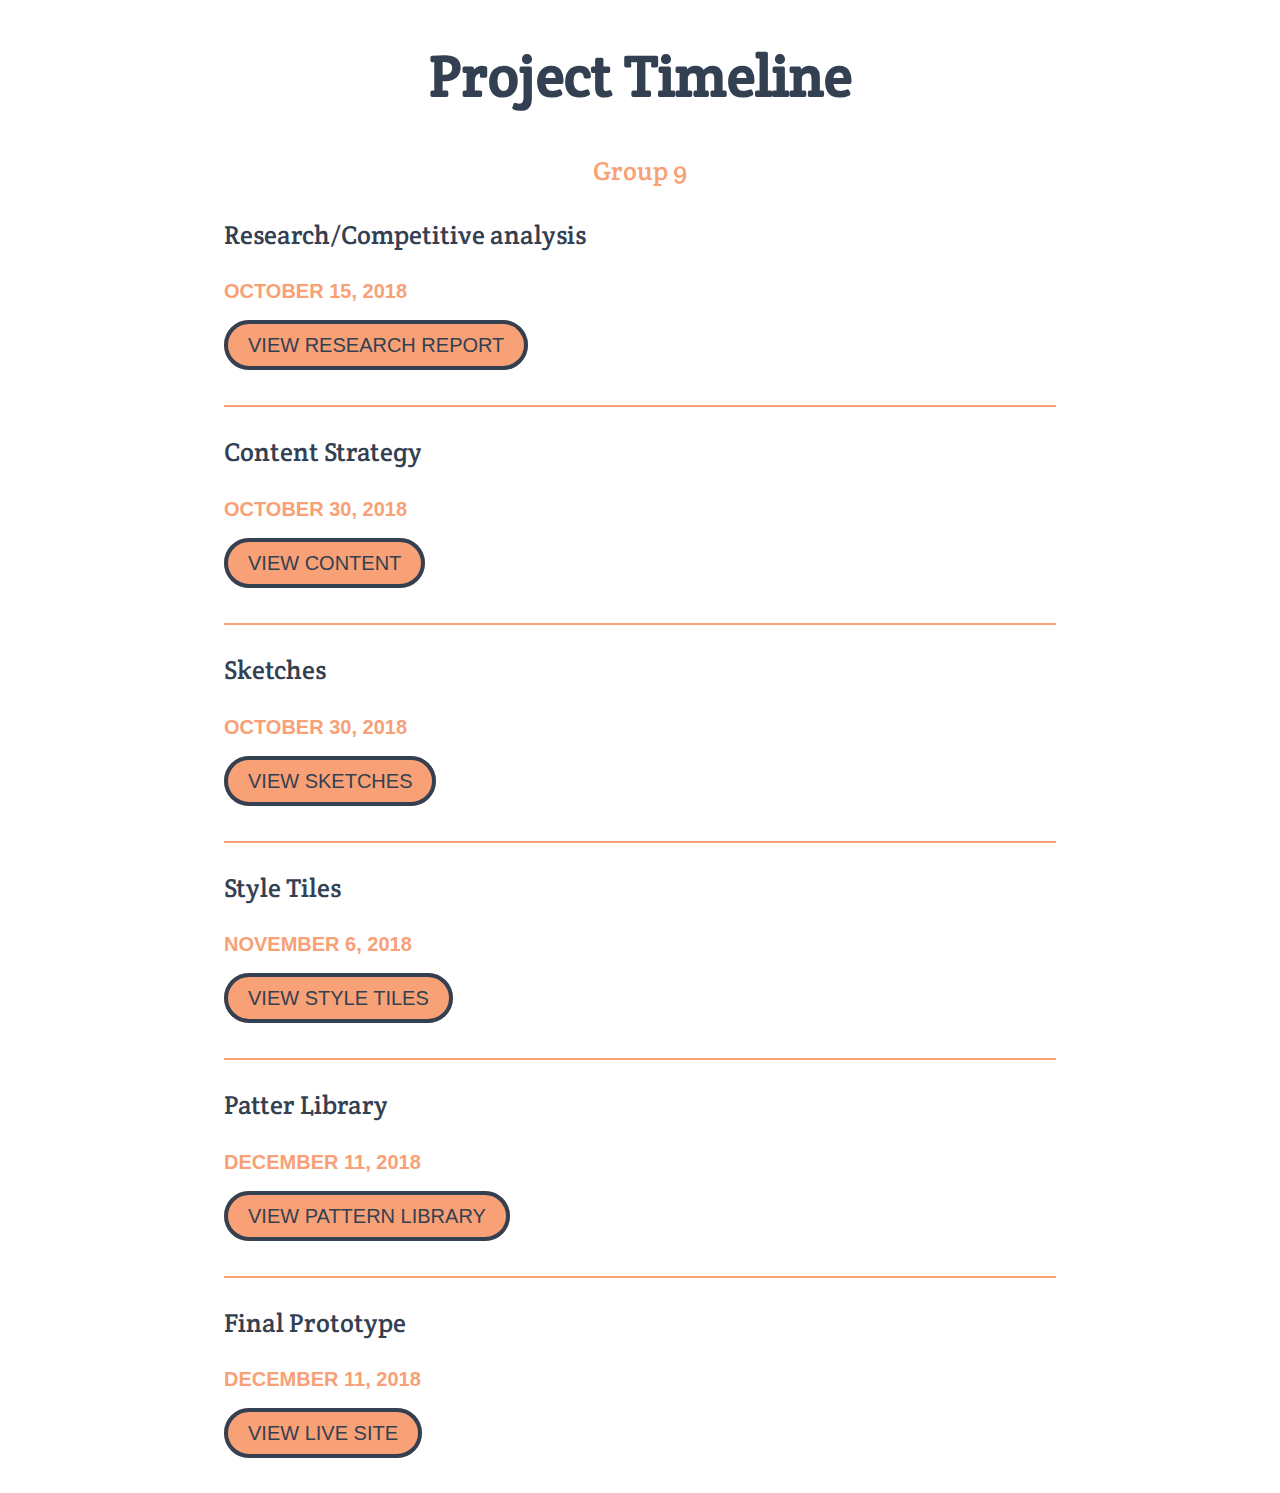
<file: index.html>
<!DOCTYPE html>
<html lang="en-us">
  <head>
    <meta charset="utf-8">
    <meta http-equiv="X-UA-Compatible" content="IE=edge">
    <meta name="viewport" content="width=device-width, initial-scale=1">
    <title>Project Hub</title>
    <meta name="description" content="Page Description Goes Here">
  <link href="https://fonts.googleapis.com/css?family=Crete+Round" rel="stylesheet">

        <link rel="apple-touch-icon" sizes="57x57" href="/apple-icon-57x57.png">
        <link rel="apple-touch-icon" sizes="60x60" href="/apple-icon-60x60.png">
        <link rel="apple-touch-icon" sizes="72x72" href="/apple-icon-72x72.png">
        <link rel="apple-touch-icon" sizes="76x76" href="/apple-icon-76x76.png">
        <link rel="apple-touch-icon" sizes="114x114" href="/apple-icon-114x114.png">
        <link rel="apple-touch-icon" sizes="120x120" href="/apple-icon-120x120.png">
        <link rel="apple-touch-icon" sizes="144x144" href="/apple-icon-144x144.png">
        <link rel="apple-touch-icon" sizes="152x152" href="/apple-icon-152x152.png">
        <link rel="apple-touch-icon" sizes="180x180" href="/apple-icon-180x180.png">
        <link rel="icon" type="image/png" sizes="192x192"  href="/android-icon-192x192.png">
        <link rel="icon" type="image/png" sizes="32x32" href="/favicon-32x32.png">
        <link rel="icon" type="image/png" sizes="96x96" href="/favicon-96x96.png">
        <link rel="icon" type="image/png" sizes="16x16" href="/favicon-16x16.png">
        <link rel="manifest" href="/manifest.json">
        <meta name="msapplication-TileColor" content="#ffffff">
        <meta name="msapplication-TileImage" content="/ms-icon-144x144.png">
        <meta name="theme-color" content="#ffffff">
  </head>
  <body>
    <div class="hub">
    <h1> Project Timeline </h1>
    <h2>Group 9</h2>

    <h3> Research/Competitive analysis </h3>
    <h4>October 15, 2018</h4>
  <div class="button">
    <a href="research.pdf">View Research Report</a>
</div>
<hr>

    <h3>Content Strategy</h3>
    <h4>October 30, 2018</h4>
    <div class="button">
    <a href="https://drive.google.com/open?id=1XTrvTGpzWsywsus86WgM98Lop1qXKkU5">View Content</a>
    </div>

<hr>

    <h3>Sketches</h3>
    <h4>October 30, 2018</h4>
  <div class="button">
    <a href="https://drive.google.com/open?id=1nVV7R9uyk5yM9uQFv699wgkHG2alsEiG">View Sketches</a>
</div>

<hr>

    <h3>Style Tiles</h3>
    <h4>November 6, 2018</h4>
  <div class="button">
    <a href="style/Style.pdf">View Style Tiles</a>
</div>
<hr>


<h3>Patter Library</h3>
<h4>December 11, 2018</h4>
<div class="button">
<a href="prototype/patternlibrary.html">View Pattern Library</a>
</div>

<hr>

    <h3>Final Prototype</h3>
    <h4>December 11, 2018</h4>
    <div class="button">
    <a href="prototype/index.html">View Live Site</a>
  </div>

</div>
    <link href="prototype/style.css" rel="stylesheet" type="text/css" media="screen" /> <!-- Add your stylesheet here, before the closing HTML tag -->

  </body>
</html>
</file>
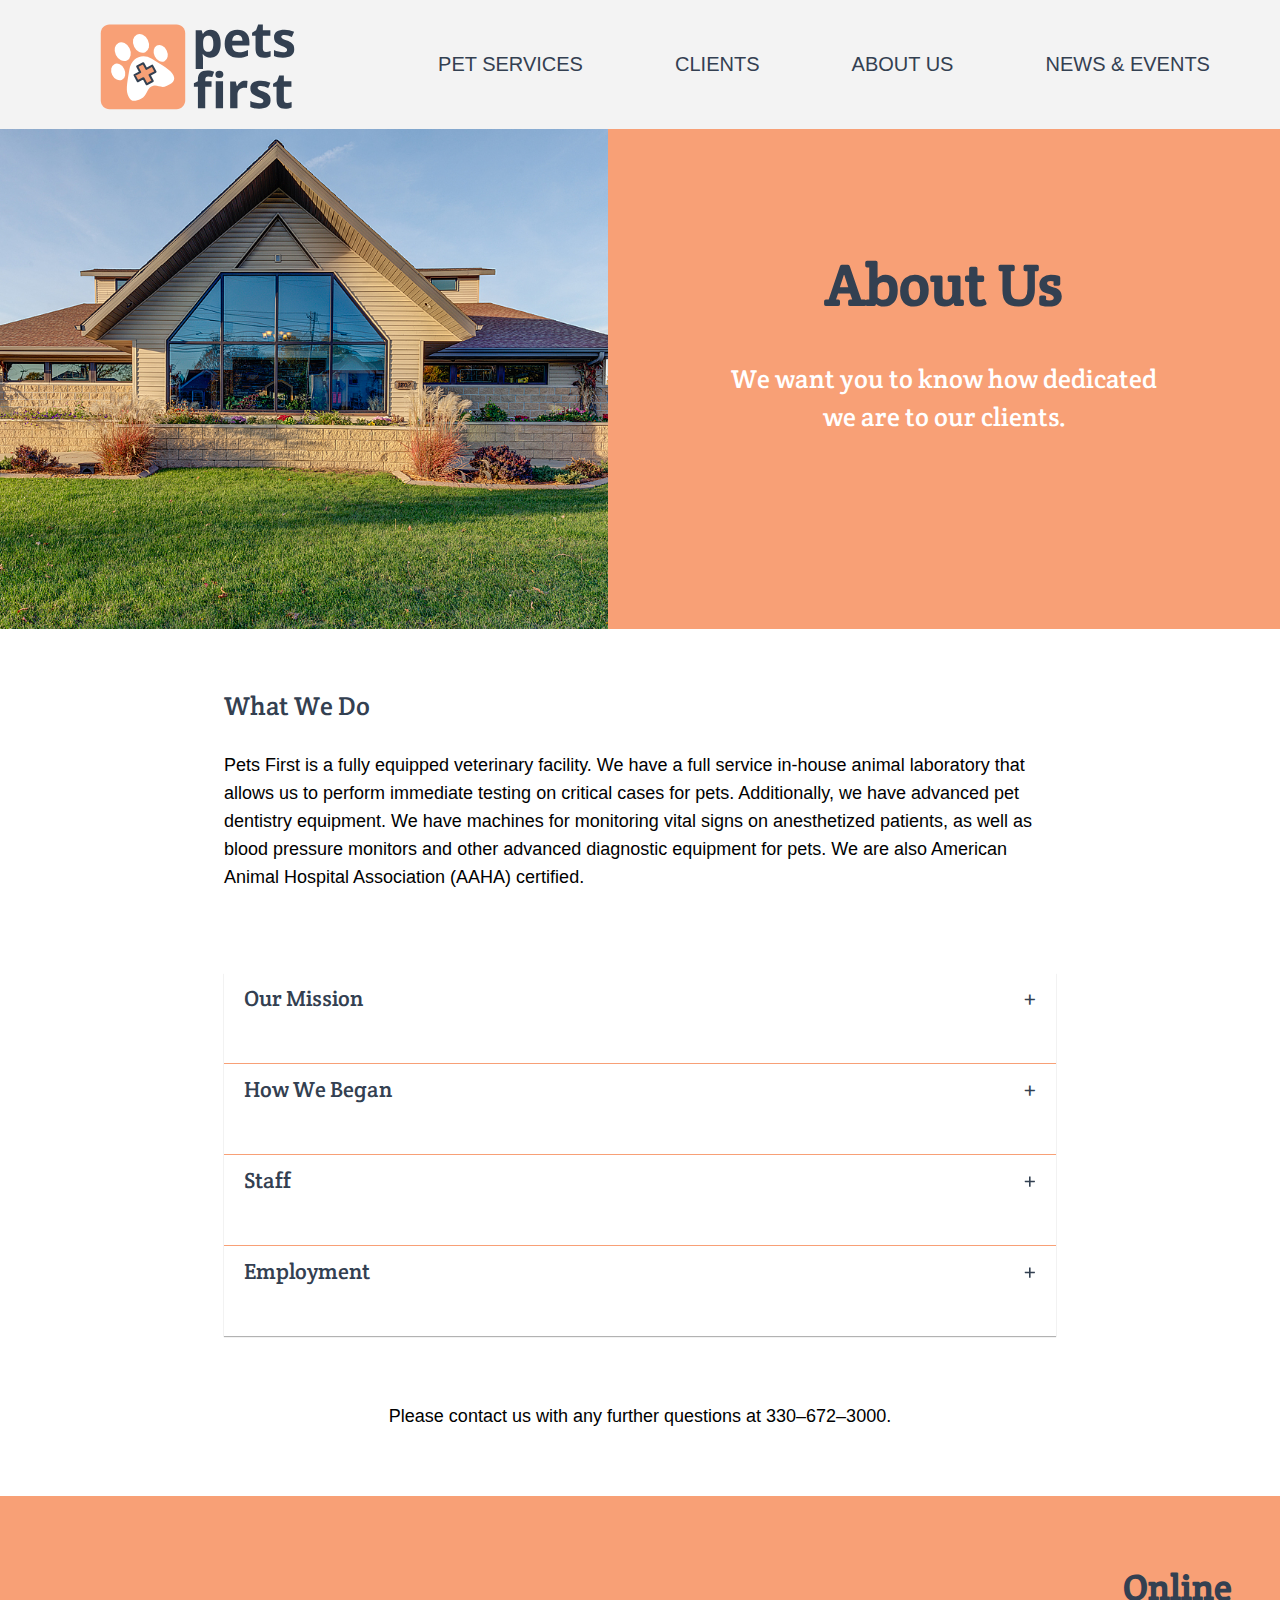
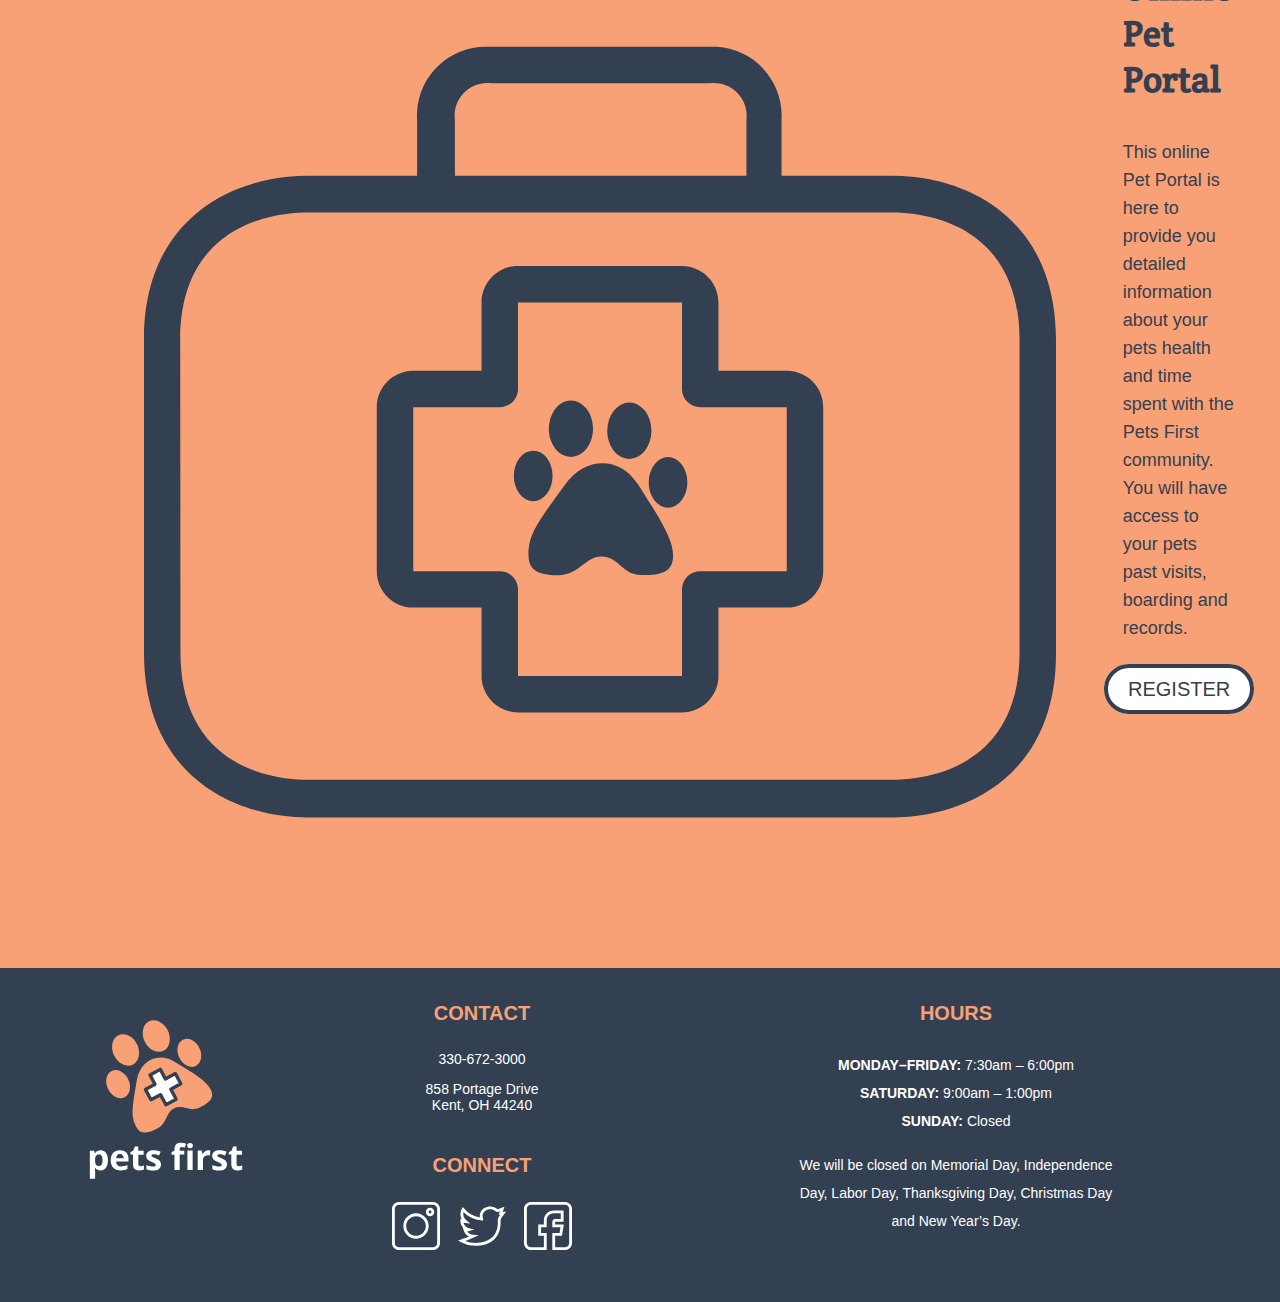
<file: prototype/about.html>
<!DOCTYPE html>
<html lang="en-us">
  <head>
    <meta charset="utf-8">
    <meta http-equiv="X-UA-Compatible" content="IE=edge">
    <meta name="viewport" content="width=device-width, initial-scale=1">
    <title>About Us</title>
    <meta name="description" content="Page Description Goes Here">
  <link href="https://fonts.googleapis.com/css?family=Crete+Round" rel="stylesheet">

        <link rel="apple-touch-icon" sizes="57x57" href="/apple-icon-57x57.png">
        <link rel="apple-touch-icon" sizes="60x60" href="/apple-icon-60x60.png">
        <link rel="apple-touch-icon" sizes="72x72" href="/apple-icon-72x72.png">
        <link rel="apple-touch-icon" sizes="76x76" href="/apple-icon-76x76.png">
        <link rel="apple-touch-icon" sizes="114x114" href="/apple-icon-114x114.png">
        <link rel="apple-touch-icon" sizes="120x120" href="/apple-icon-120x120.png">
        <link rel="apple-touch-icon" sizes="144x144" href="/apple-icon-144x144.png">
        <link rel="apple-touch-icon" sizes="152x152" href="/apple-icon-152x152.png">
        <link rel="apple-touch-icon" sizes="180x180" href="/apple-icon-180x180.png">
        <link rel="icon" type="image/png" sizes="192x192"  href="/android-icon-192x192.png">
        <link rel="icon" type="image/png" sizes="32x32" href="/favicon-32x32.png">
        <link rel="icon" type="image/png" sizes="96x96" href="/favicon-96x96.png">
        <link rel="icon" type="image/png" sizes="16x16" href="/favicon-16x16.png">
        <link rel="manifest" href="/manifest.json">
        <meta name="msapplication-TileColor" content="#ffffff">
        <meta name="msapplication-TileImage" content="/ms-icon-144x144.png">
        <meta name="theme-color" content="#ffffff">
  </head>
  <body>
       <!-- The page content goes here -->

       <header>
         <nav>
           <ul>
             <li> <a href="index.html"><img src="images/pets-first-colornew-02.svg" alt="Pets First"/></a></li>
             <li> <a href="services.html">Pet Services</a> </li>
             <li> <a href="clients.html">Clients</a> </li>
             <li> <a href="about.html">About Us</a> </li>
             <li> <a href=" ">News & Events</a> </li>
             </ul>
         </nav>
       </header>

<main>
<div class="hero">
  <div class="heroimg3"><img src="images/outside.jpg" alt="Pets First" /></div>
<div class="herotext">
  <h1>About Us</h1>
  <h2>We want you to know how dedicated we are to our clients.</h2>
</div>
</div>

  <div class="aboutintro"><h3>What We Do</h3>
  <p>Pets First is a fully equipped veterinary facility. We have a full service in-house animal laboratory that allows us to perform immediate testing on critical cases for pets. Additionally, we have advanced pet dentistry equipment. We have machines for monitoring vital signs on anesthetized patients, as well as blood pressure monitors and other advanced diagnostic equipment for pets.  We are also American Animal Hospital Association (AAHA) certified.</p>

</div>
<div class="togglebox">

  <input id="toggle1" type="checkbox" name="toggle" />
  <label for="toggle1">Our Mission</label>

  <section id="content1">

      <p>At Pets First, our goal is to make pet owners and their pets as comfortable as possible during your veterinarian visit.  Pets First strives to provide pets with decreased wait time, and always make client service a priority.   Additionally, all of the Veterinarians at Pets First enjoy rewarding our patients with as much T.L.C. as possible. We are very flexible and will do anything we can to make the visit less stressful for your loved pets – dogs, cats and more.   We choose our veterinary team members very carefully and specifically look for individuals that can help us achieve these goals.</p>
      <p>Here at Ohio Drive Animal Hospital, we always welcome new clients and patients to our full service veterinary practice in Plano, TX.</p>
  </section>


    <input id="toggle2" type="checkbox" name="toggle" />
    <label for="toggle2">How We Began</label>

    <section id="content2">

      <div class="employee1"><img src="images/headshot2.jpg" alt="Dr. Brian V. Benjamin">

      <p>Veterinarian, Dr. Brian V. Benjamin, opened Pets First in June of 2003.  Dr. Benjamin has been a veterinarian in Akron since his graduation from the Cleveland State University of Veterinary Medicine in May of 1992.  Pets First is a full service veterinarian practice for small animals that focuses upon preventive medicine, internal medicine and surgery for pets.   Dr. Benjamin has many areas of special interest, including pain relief for pets, emergency/critical care veterinary services, pet dentistry, pet geriatric care, endocrinopathies, the treatment of chronic ear infections for pets and more.  Dr. Benjamin also has a strong relationship with the local veterinarians with specialty practices and utilizes veterinary specialists regularly for input on complex cases.</p>

      <p>Dr. Benjamin and Pets First work very closely with multiple pet rescue organizations in an attempt to help less fortunate abandoned pets that may be in need of veterinarian medical care or assistance in being prepared for pet adoption or pet foster care.</p>

      </div>

    </section>

    <input id="toggle3" type="checkbox" name="toggle" />
      <label for="toggle3">Staff</label>
    <section id="content3">
    <h4>Doctors (in addition to Dr Benjamin)</h4>

    <div class="employee">
    <img src="images/headshot3.jpg" alt="Dr. Brian Lokai">
    <p><b>Dr. Brian Lokai</b> has been affiliated with Pets First since 2011, first as a client, and then by joining the kennel staff at age sixteen. After all these years he still enjoys working here with the animals.  Dr. Lokai graduated from the University of Dayton in 1989 and then graduated from the Ohio State University College of Veterinary Medicine in 1993.  Dr. Lokai enjoys hiking, reading, outdoor activities and spending time with his family.
    </p></div>

  <div class="employee">
<img src="images/headshot1.jpg" alt="Dr. Savannah Hoying">
  <p><b>Dr. Savannah Hoying</b> was raised in Lebanon, Ohio. She graduated from The Ohio State University College of Veterinary Medicine in 2010. Following graduation, she worked as an emergency vet in Cincinnati and a volunteer at SICSA in Akron. Her history with Pets First began as a shadow with Dr. Stull in 2005 and continued with Dr. Lokai until she started working at Pets First in 2012. She has a strong interest in internal medicine and ultrasonography, as well as emergency medicine and surgery. She and her husband, Mark, have two sons, Noah and Jude. They enjoy being outdoors, playing sports and spending time with family and friends.<p></div>

        </section>

  <input id="toggle4" type="checkbox" name="toggle" />
        <label for="toggle4">Employment</label>

        <section id="content4">
        <h4>IMMEDIATE OPENING – REGISTERED VETERINARY TECHNICIAN</h4>
          <p>Pets First is a 3-clinic, 7-doctor practice looking for a full-time Registered Technician. Our ideal candidate will be enthusiastic, hardworking, dependable, eager and able to travel to all three clinics.  He or she must be team focused and must possess the following qualities and skills:</p>
<ul>
  <li>Great communication skills</li>
  <li>Leadership qualities</li>
  <li>Initiative</li>
  <li>Flexibility</li>
  <li>Positive attitude</li>
  <li>Ability to multi-task efficiently</li>
  <li>Be adaptable to change </li>
  <li>Ability work w/ minimal supervision</li>
  <li>Willingness to work through sensitive and stressful situations</li>
  <li>Previous computer experience required</li>
  </ul>
<p>If you are a Veterinary Technician wanting to utilize your knowledge and skills, please forward your resume’ with cover letter to info@petsfirst.com.
</p>
        </section>


</div>
<div class="servicessub">
<p>Please contact us with any further questions at 330–672–3000.</p></div>

<div class="petportal">
<img src="images/first-aid-kit.svg" alt="Online Pet Portal"/>
<div>
    <h5>Online Pet Portal</h5>
    <p>This online Pet Portal is here to provide you detailed information about your pets health and time spent with the Pets First community. You will have access to your pets past visits, boarding and records.</p>
    <div class="button1">
      <a href="#">Register</a>
    </div>
  </div>

  </main>

  <footer>
  <div class="blockedlogo">
    <h4><a href="index.html"><img src="images/pets-first-colornew-04.svg" alt="Pets First"/></a></h4>
  </div>

  <div class="contact">
    <div class="contact2">
    <h4>Contact</h4>
    <ul>
      <li>330-672-3000</li>
      <li>858 Portage Drive<br> Kent, OH 44240</li>
    </ul></div>
    <div class="connect">
    <h4>Connect</h4>
    <ul>
      <li><img src="images/instagram.svg" alt="Instagram"/></li>
      <li><img src="images/twitter.svg" alt="Twitter"/></li>
      <li><img src="images/facebook.svg" alt="Facebook"/></li>
  </div></div>

  <div class="hours">
    <h4>Hours</h4>
    <div class="time">
      <p><b>MONDAY–FRIDAY:</b> 7:30am – 6:00pm</p>
      <p><b>SATURDAY:</b> 9:00am – 1:00pm</p>
      <p><b>SUNDAY:</b> Closed</p></div>

  <p>We will be closed on Memorial Day, Independence Day, Labor Day, Thanksgiving Day, Christmas Day and New Year’s Day.<p>
  </div>


    </footer>

        <link href="style.css" rel="stylesheet" type="text/css" media="screen" /> <!-- Add your stylesheet here, before the closing HTML tag -->
    </body>
  </html>
</file>
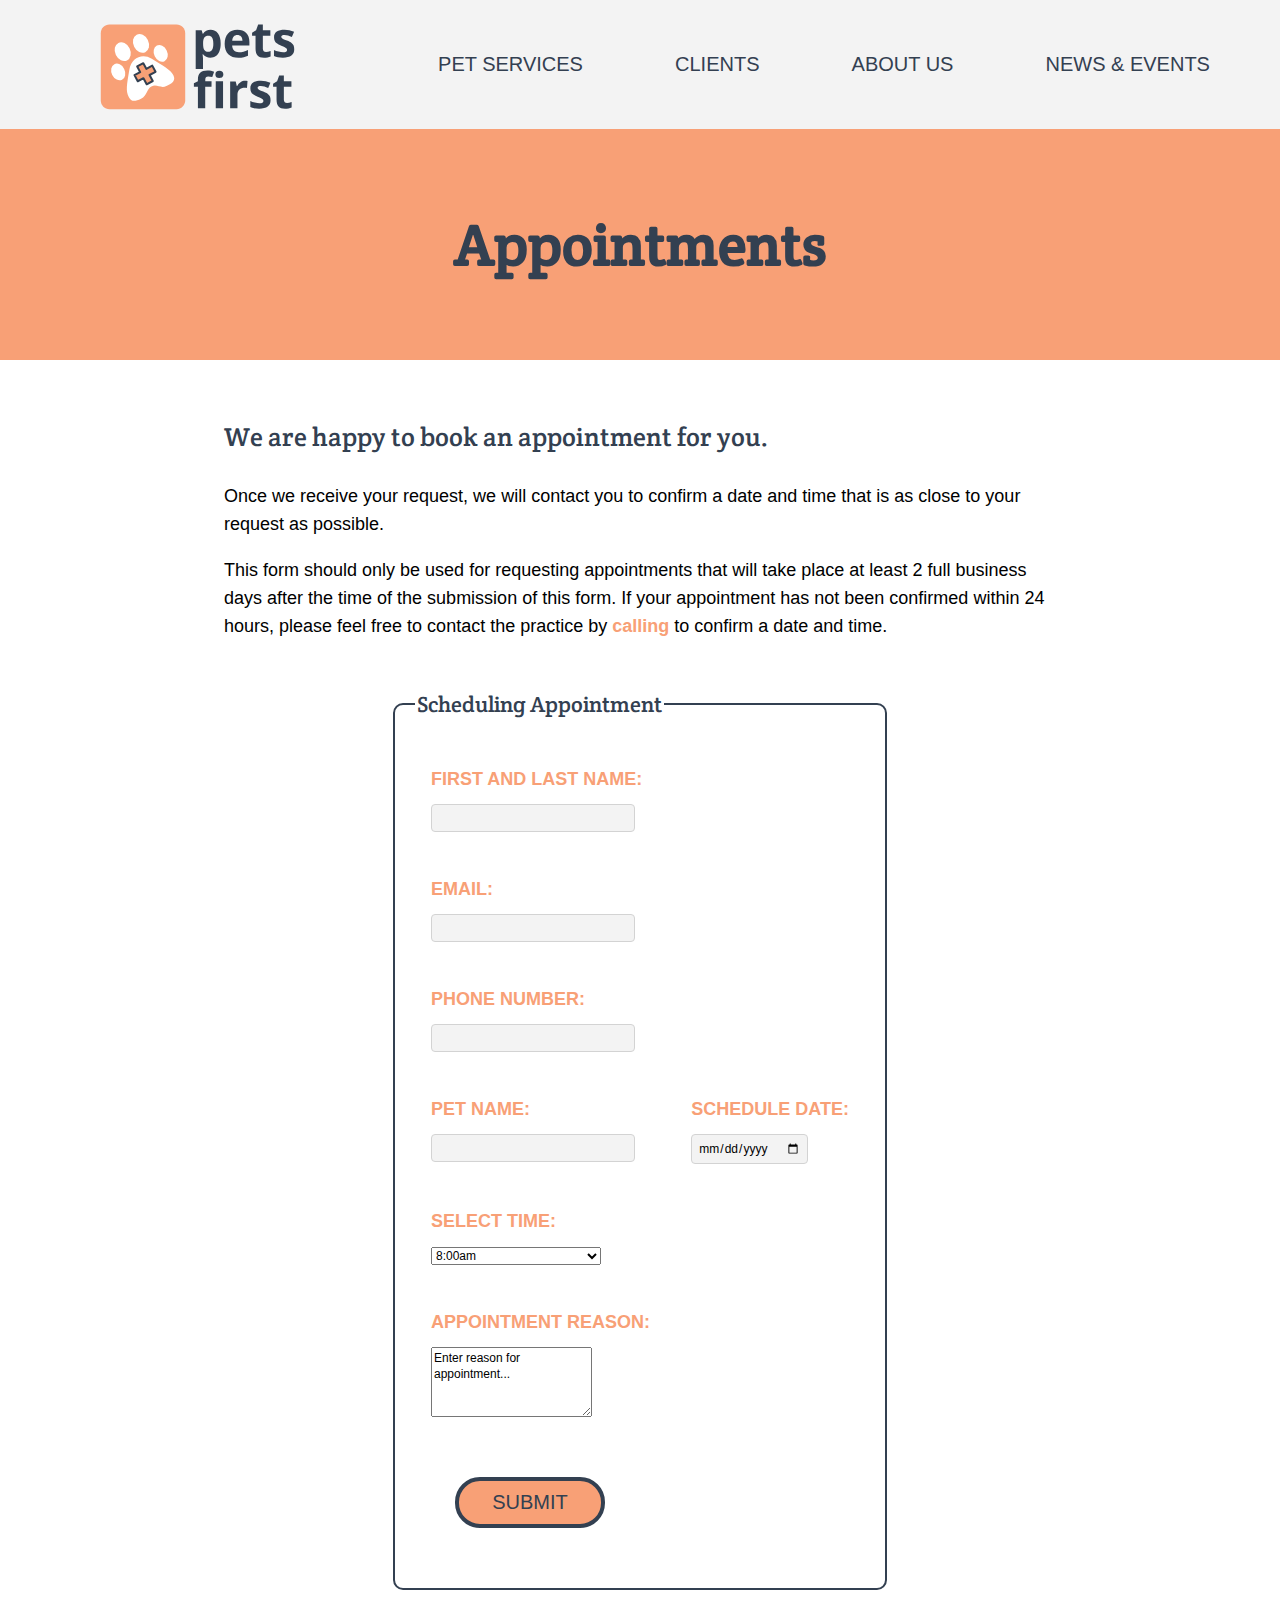
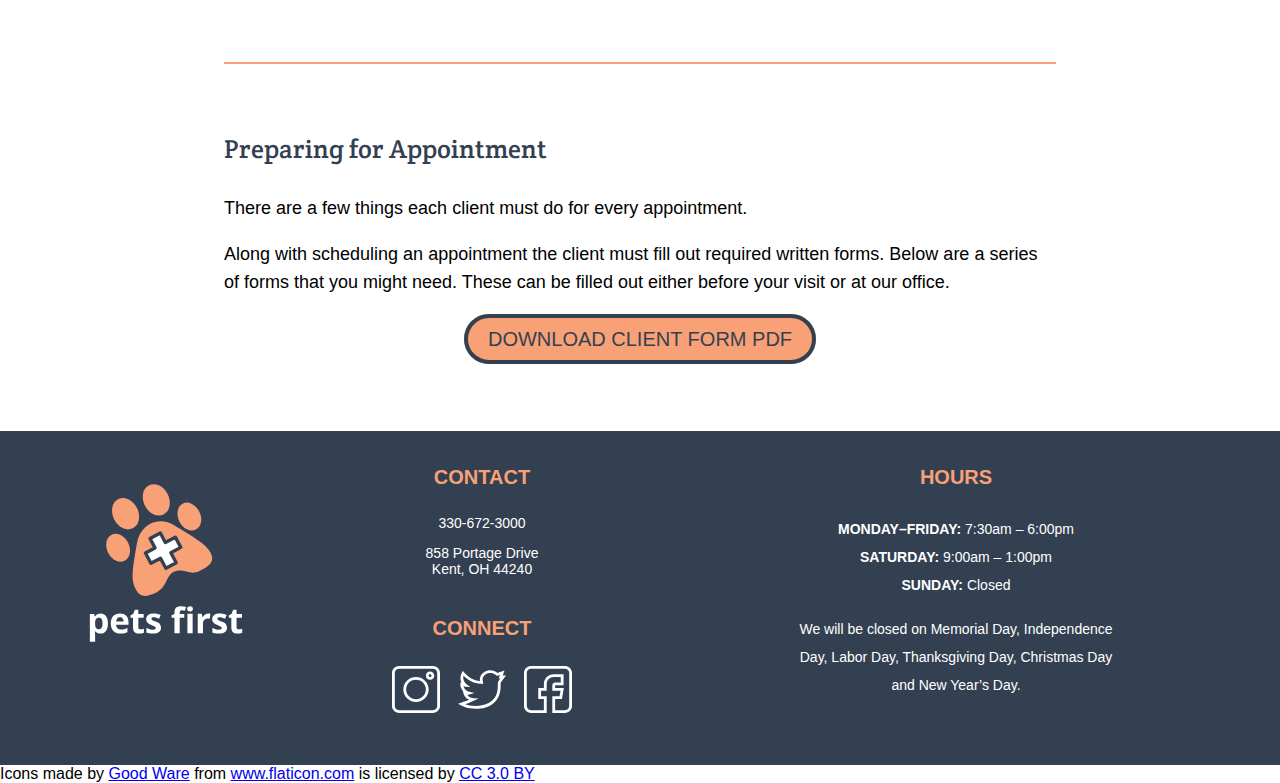
<file: prototype/makeanappointment.html>
<!DOCTYPE html>
<html lang="en-us">
  <head>
    <meta charset="utf-8">
    <meta http-equiv="X-UA-Compatible" content="IE=edge">
    <meta name="viewport" content="width=device-width, initial-scale=1">
    <title>Appointments</title>
    <meta name="description" content="Page Description Goes Here">
  <link href="https://fonts.googleapis.com/css?family=Crete+Round" rel="stylesheet">

        <link rel="apple-touch-icon" sizes="57x57" href="/apple-icon-57x57.png">
        <link rel="apple-touch-icon" sizes="60x60" href="/apple-icon-60x60.png">
        <link rel="apple-touch-icon" sizes="72x72" href="/apple-icon-72x72.png">
        <link rel="apple-touch-icon" sizes="76x76" href="/apple-icon-76x76.png">
        <link rel="apple-touch-icon" sizes="114x114" href="/apple-icon-114x114.png">
        <link rel="apple-touch-icon" sizes="120x120" href="/apple-icon-120x120.png">
        <link rel="apple-touch-icon" sizes="144x144" href="/apple-icon-144x144.png">
        <link rel="apple-touch-icon" sizes="152x152" href="/apple-icon-152x152.png">
        <link rel="apple-touch-icon" sizes="180x180" href="/apple-icon-180x180.png">
        <link rel="icon" type="image/png" sizes="192x192"  href="/android-icon-192x192.png">
        <link rel="icon" type="image/png" sizes="32x32" href="/favicon-32x32.png">
        <link rel="icon" type="image/png" sizes="96x96" href="/favicon-96x96.png">
        <link rel="icon" type="image/png" sizes="16x16" href="/favicon-16x16.png">
        <link rel="manifest" href="/manifest.json">
        <meta name="msapplication-TileColor" content="#ffffff">
        <meta name="msapplication-TileImage" content="/ms-icon-144x144.png">
        <meta name="theme-color" content="#ffffff">
    </head>
  <body>
       <!-- The page content goes here -->

       <header>

         <a href="#menu" class="menu-link">
    <div class="menu-link__hamburger">
        <span></span>
        <span></span>
        <span></span>
    </div>
    <div class="menu-link__label"> </div>
</a>

<nav id="menu" role="navigation">

           <ul>
             <li> <a href="index.html"><img src="images/pets-first-colornew-02.svg" alt="Pets First"/></a></li>
             <li> <a href="services.html">Pet Services</a> </li>
             <li> <a href="clients.html">Clients</a> </li>
             <li> <a href="about.html">About Us</a> </li>
             <li> <a href=" ">News & Events</a> </li>
             </ul>
         </nav>
       </header>

<main>


  <div class="herotext2">
    <h1>Appointments</h1>
    <h2></h2>
  </div>


<div class="appointment">

  <form action="#">
    <h3>We are happy to book an appointment for you.</h3>
      <p>Once we receive your request, we will contact you to confirm a date and time that is as close to your request as possible.</p>
      <p>This form should only be used for requesting appointments that will take place at least 2 full business days after the time of the submission of this form. If your appointment has not been confirmed within 24 hours, please feel free to contact the practice by <a href="tel:330-672-3000">calling</a> to confirm a date and time.</p>

  <div class="form">
    <fieldset>
      <legend>Scheduling Appointment</legend>
<div class="flex">
        <div class="answer">
          <label for="name" class="title">FIRST AND LAST NAME:</label>
          <input type="text" name="username" size="25" maxlength="40"/>
        </div>

        <div class="answer">
          <label for="email" class="title">EMAIL:</label>
          <input type="email" name="email" size="25" maxlength="40"/>
        </div>

        <div class="answer">
          <label for="number" class="title">PHONE NUMBER:</label>
          <input type="text" name="phonenumber" size="25" maxlength="40"/>
        </div>

        <div class="answer">
          <label for="petname" class="title">PET NAME:</label>
          <input type="text" name="petname" size="25" maxlength="40"/>
        </div>



        <div class="answer">
      <div class="scheduledate">
        <label for="date" class="title">SCHEDULE DATE:</label>
        <input type="date" name="date" />
        </div></div>


        <div class="answer">
        <label for="time" class="title">SELECT TIME:</label>
        <select name="devices">
          <option value="8:00am">8:00am</option>
          <option value="9:00am">9:00am</option>
          <option value="10:00am">10:00am</option>
          <option value="12:00pm">12:00pm</option>
          <option value="1:00pm">1:00pm</option>
          <option value="2:00pm">2:00pm</option>
          <option value="3:00pm">3:00pm</option>
          <option value="4:00pm">4:00pm</option>
          <option value="5:00pm">5:00pm</option>
        </select>
</div>
  <div class="answer">
            <label for="reason" class="title">APPOINTMENT REASON:</label>
            <textarea name="reason" cols="20" rows="4">Enter reason for appointment...</textarea>
  </div>

      <input type="submit" value="Submit" />
    </fieldset>

</div>
  </form>

</div>

<hr>

<div class="preparing">
  <h3>Preparing for Appointment</h3>
    <p>There are a few things each client must do for every appointment.</p>
    <p>Along with scheduling an appointment the client must fill out required written forms. Below are a series of forms that you might need. These can be filled out either before your visit or at our office.</p>
    <div class="button">
      <a href="#">Download Client Form PDF</a>
    </div>

</div>

  </main>

<footer>
<div class="blockedlogo">
  <h4><a href="index.html"><img src="images/pets-first-colornew-04.svg" alt="Pets First"/></a></h4>
</div>

<div class="contact">
  <div class="contact2">
  <h4>Contact</h4>
  <ul>
    <li>330-672-3000</li>
    <li>858 Portage Drive<br> Kent, OH 44240</li>
  </ul></div>
  <div class="connect">
  <h4>Connect</h4>
  <ul>
    <li><a href="#"><img src="images/instagram.svg" alt="Instagram"/></a></li>
    <li><img src="images/twitter.svg" alt="Twitter"/></li>
    <li><img src="images/facebook.svg" alt="Facebook"/></li>
</div></div>

<div class="hours">
  <h4>Hours</h4>
  <div class="time">
    <p><b>MONDAY–FRIDAY:</b> 7:30am – 6:00pm</p>
    <p><b>SATURDAY:</b> 9:00am – 1:00pm</p>
    <p><b>SUNDAY:</b> Closed</p></div>

<p>We will be closed on Memorial Day, Independence Day, Labor Day, Thanksgiving Day, Christmas Day and New Year’s Day.<p>
</div>


  </footer>
  <div>Icons made by <a href="https://www.flaticon.com/authors/good-ware" title="Good Ware">Good Ware</a> from <a href="https://www.flaticon.com/" 		    title="Flaticon">www.flaticon.com</a> is licensed by <a href="http://creativecommons.org/licenses/by/3.0/" 		    title="Creative Commons BY 3.0" target="_blank">CC 3.0 BY</a></div>

      <link href="style.css" rel="stylesheet" type="text/css" media="screen" /> <!-- Add your stylesheet here, before the closing HTML tag -->
  </body>
</html>
</file>
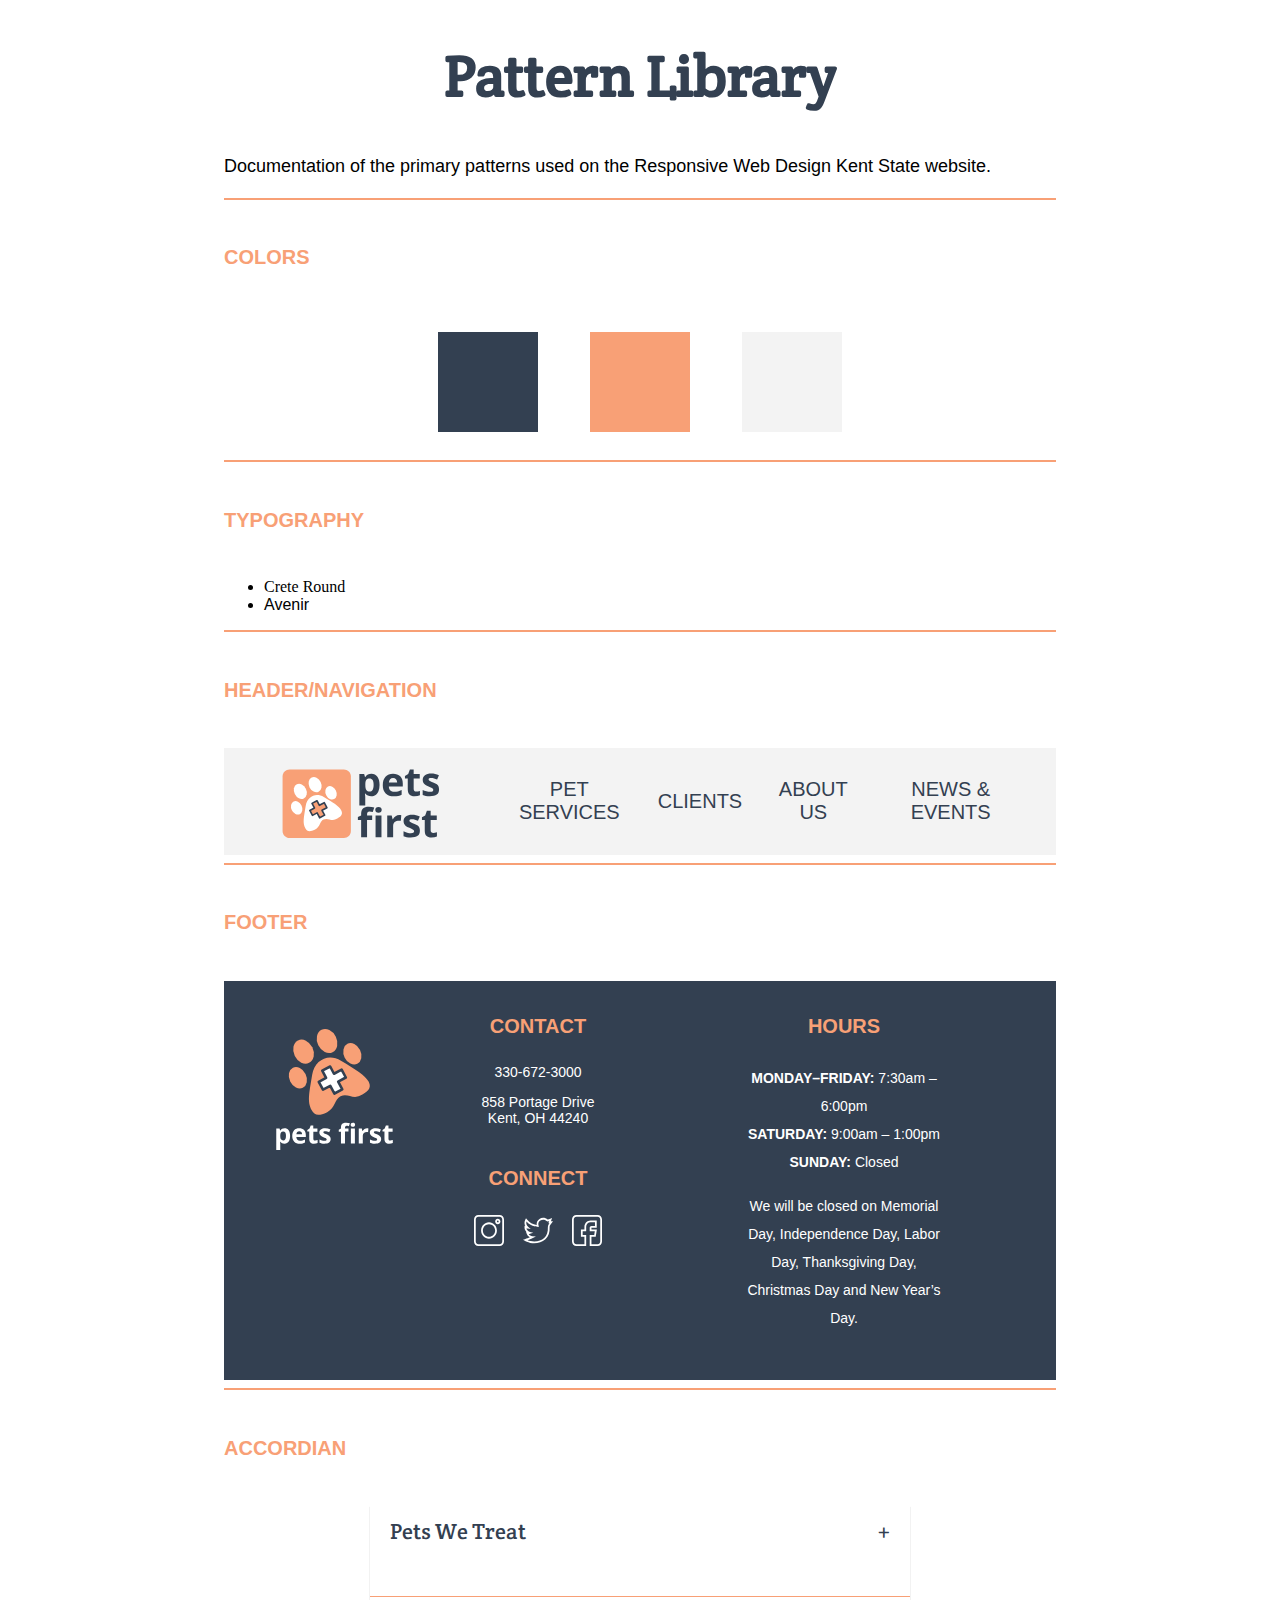
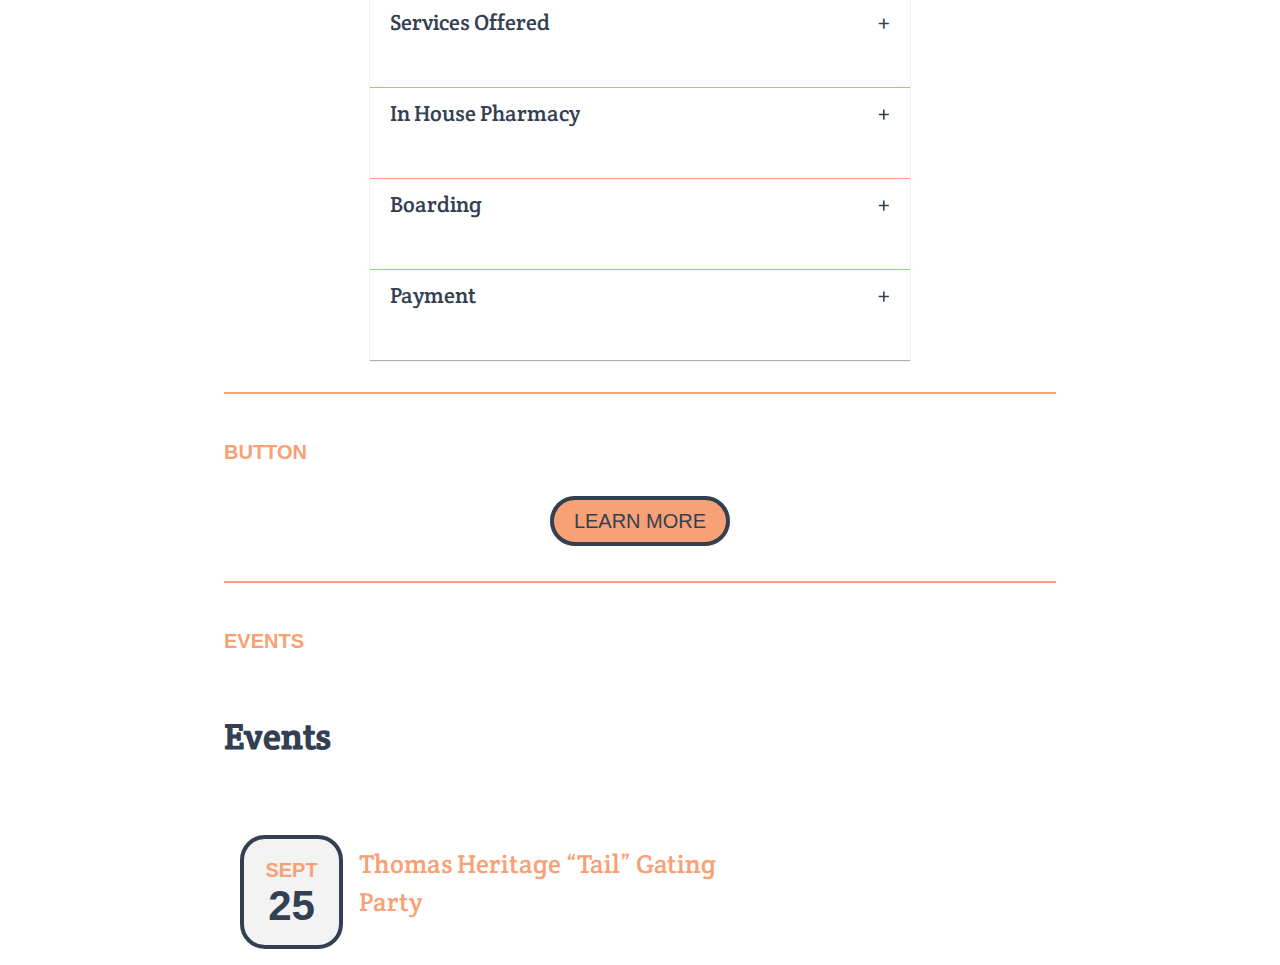
<file: prototype/patternlibrary.html>
<!DOCTYPE html>
<html lang="en-us">
  <head>
    <meta charset="utf-8">
    <meta http-equiv="X-UA-Compatible" content="IE=edge">
    <meta name="viewport" content="width=device-width, initial-scale=1">
    <title>Pattern Library</title>
    <meta name="description" content="Page Description Goes Here">
  <link href="https://fonts.googleapis.com/css?family=Crete+Round" rel="stylesheet">
      <link rel="apple-touch-icon" sizes="180x180" href="apple-touch-icon.png">
      <link rel="icon" type="image/png" sizes="32x32" href="favicon-32x32.png">
      <link rel="icon" type="image/png" sizes="16x16" href="favicon-16x16.png">
      <link rel="manifest" href="site.webmanifest">
      <link rel="mask-icon" href="/safari-pinned-tab.svg" color="#334051">
      <meta name="msapplication-TileColor" content="#2b5797">
      <meta name="theme-color" content="#ffffff">
  </head>
  <body>
<div class="patternpage">
<h1>Pattern Library</h1>
<p>Documentation of the primary patterns used on the Responsive Web Design Kent State website.</p>

<hr>

<h6>Colors</h6>
<div class="swatches">
<div class="swatch-blue"></div>
<div class="swatch swatch-orange"></div>
<div class="swatch swatch-lightgrey"></div>
</div>

<hr>

<h6>Typography</h6>
<ul>
  <li style="font-family: crete-round;">Crete Round</li>
  <li>Avenir</li>
</ul>

<hr>

<h6>Header/Navigation</h6>
<header>
  <nav>
    <ul>
      <li> <a href="index.html"><img src="images/pets-first-colornew-02.svg" alt="Pets First"/></a></li>
      <li> <a href="services.html">Pet Services</a> </li>
      <li> <a href="clients.html">Clients</a> </li>
      <li> <a href="about.html">About Us</a> </li>
      <li> <a href=" ">News & Events</a> </li>
      </ul>
  </nav>
</header>

<hr>

<h6>Footer</h6>
<footer>
<div class="blockedlogo">
  <h4><a href="index.html"><img src="images/pets-first-colornew-04.svg" alt="Pets First"/></a></h4>
</div>

<div class="contact">
  <div class="contact2">
  <h4>Contact</h4>
  <ul>
    <li>330-672-3000</li>
    <li>858 Portage Drive<br> Kent, OH 44240</li>
  </ul></div>
  <div class="connect">
  <h4>Connect</h4>
  <ul>
    <li><a href="#"><img src="images/instagram.svg" alt="Instagram"/></a></li>
    <li><img src="images/twitter.svg" alt="Twitter"/></li>
    <li><img src="images/facebook.svg" alt="Facebook"/></li>
</div></div>

<div class="hours">
  <h4>Hours</h4>
  <div class="time">
    <p><b>MONDAY–FRIDAY:</b> 7:30am – 6:00pm</p>
    <p><b>SATURDAY:</b> 9:00am – 1:00pm</p>
    <p><b>SUNDAY:</b> Closed</p></div>

<p>We will be closed on Memorial Day, Independence Day, Labor Day, Thanksgiving Day, Christmas Day and New Year’s Day.<p>
</div>
  </footer>

<hr>

<h6>Accordian</h6>
  <div class="togglebox">

    <input id="toggle1" type="checkbox" name="toggle" />
    <label for="toggle1">Pets We Treat</label>

    <section id="content1">
      <p>Because a large number of veterinarians who practice here, we can care for many types of pets:</p>
      <ul>
        <li>Dogs</li>
        <li>Cats</li>
        <li>Rabbits*</li>
        <li>Pocket Pets*</li>
        <li>Reptiles*</li>
        <li>Birds*</li>
      </ul>
      <p>*Select veterinarians only. Call us for more information.</p>

    </section>

    <input id="toggle2" type="checkbox" name="toggle" />
      <label for="toggle2">Services Offered</label>
    <section id="content2">
    <p>Your pet is an important part of your family, and when he or she is ill, you want the best medical care available.  Because we’re American Animal Hospital Association (AAHA) certified, you can feel assured that your pet will receive the highest possible level of care.</p>

    <p>The veterinarians and staff at our clinic are ready to provide your pet with cutting edge veterinary medical care. From wellness exams and vaccines to advanced diagnostics and complex surgical procedures, your dog, cat or ferret will receive high quality care at our hospital.</p>

    <ul>
      <li>Anesthesia</li>
      <li>Behavioral Counseling</li>
      <li>Dental Care</li>
        <ul>
          <li>We believe that dental care is as important for your pet as it is for you.  We have 2 fully equipped dental stations that feature ultrasonic scalers as well as hand scaling of teeth followed by thorough polishing.</li>
          <li>Every dental procedure receives pre-anesthetic medication, a comprehensive oral exam, IV catheter, supportive fluids and full anesthetic monitoring by a licensed veterinary technician.</li>
        </ul>
      <li>Diagnostic and Therapeutic Services</li>
      <li>Digital checkboxlogy (X-Rays)</li>
      <li>Electrocardiography Services</li>
      <li>Emergency and Critical Care</li>
      <li>Hospice and Euthanasia Services (including at-home)</li>
      <li>In-house Laboratory</li>
      <li>Laser Therapy</li>
      <li>Microchipping</li>
      <li>Nutritional and Dietary Counseling</li>
      <li>Parasite Prevention and Control</li>
      <li>Puppy and Kitten Care</li>
      <li>Puppy and Kitten Parties</li>
      <li>Rabbits and Small Mammals</li>
      <li>Rehabilitation</li>
      <li>Senior Care</li>
      <li>Surgery</li>
      <li>Surgical Laser</li>
      <li>Ultrasound</li>
      <li>Vaccinations</li>
      <li>Wellness Exams</li>
    </ul>
        </section>

  <input id="toggle3" type="checkbox" name="toggle" />
        <label for="toggle3">In House Pharmacy</label>

        <section id="content3">
        <p>For your convenience, Pets First offers a large selection of pharmaceuticals and prescription diets on for your pet's specific health needs.</p>
        </section>

<input id="toggle4" type="checkbox" name="toggle" />
          <label for="toggle4">Boarding</label>

          <section id="content4">
            <p>Pets First offers boarding services for our clients with an already established medical history.  We offer separate boarding facilities designed specifically for dogs and cats.</p>
            <p>Boarding reservations can be made up to 3 months in advance and our facility books up quickly, so please make arrangements as soon as you are able.</p>
            <p><b>Pets must be current on vaccinations.</b></p>
            <p>If you would like more information or to schedule a tour, please call our office and our staff will be happy to assist you.</p>
          </section>

<input id="toggle5" type="checkbox" name="toggle" />
    <label for="toggle5">Payment</label>
    <section id="content5">
      <p>We accept cash, personal checks (accompanied by a valid drivers license), Visa, MasterCard and Discover and CareCredit. So that we can continue to provide you high quality service utilizing the best medical technologies, we request that payment be made at the time services are rendered.</p>
      <p>**CareCredit users: Please note that we offer 6 months no interest if total is over $200 and 30 days no interest for anything under $200</p>
      <p>We provide estimates for all surgeries and hospitalizations. If you have not received an estimate, you are welcome to request one at any time for your expected charges.</p>
    </section>
</div>

<hr>

<h6>Button</h6>
<div class="button">
  <a href="#">Learn More</a>
</div>

<hr>

<h6>Events</h6>
<h5>Events</h5>
  <div class="event">
    <div class="calender">
      <h4>Sept</h4>
      <p>25</p>
    </div>
      <h3><a href="#">Thomas Heritage “Tail” Gating Party</a></h3>
  </div>


</div>
<link href="style.css" rel="stylesheet" type="text/css" media="screen" />

<!-- Add your stylesheet here, before the closing HTML tag -->
</body>
</html>
</file>
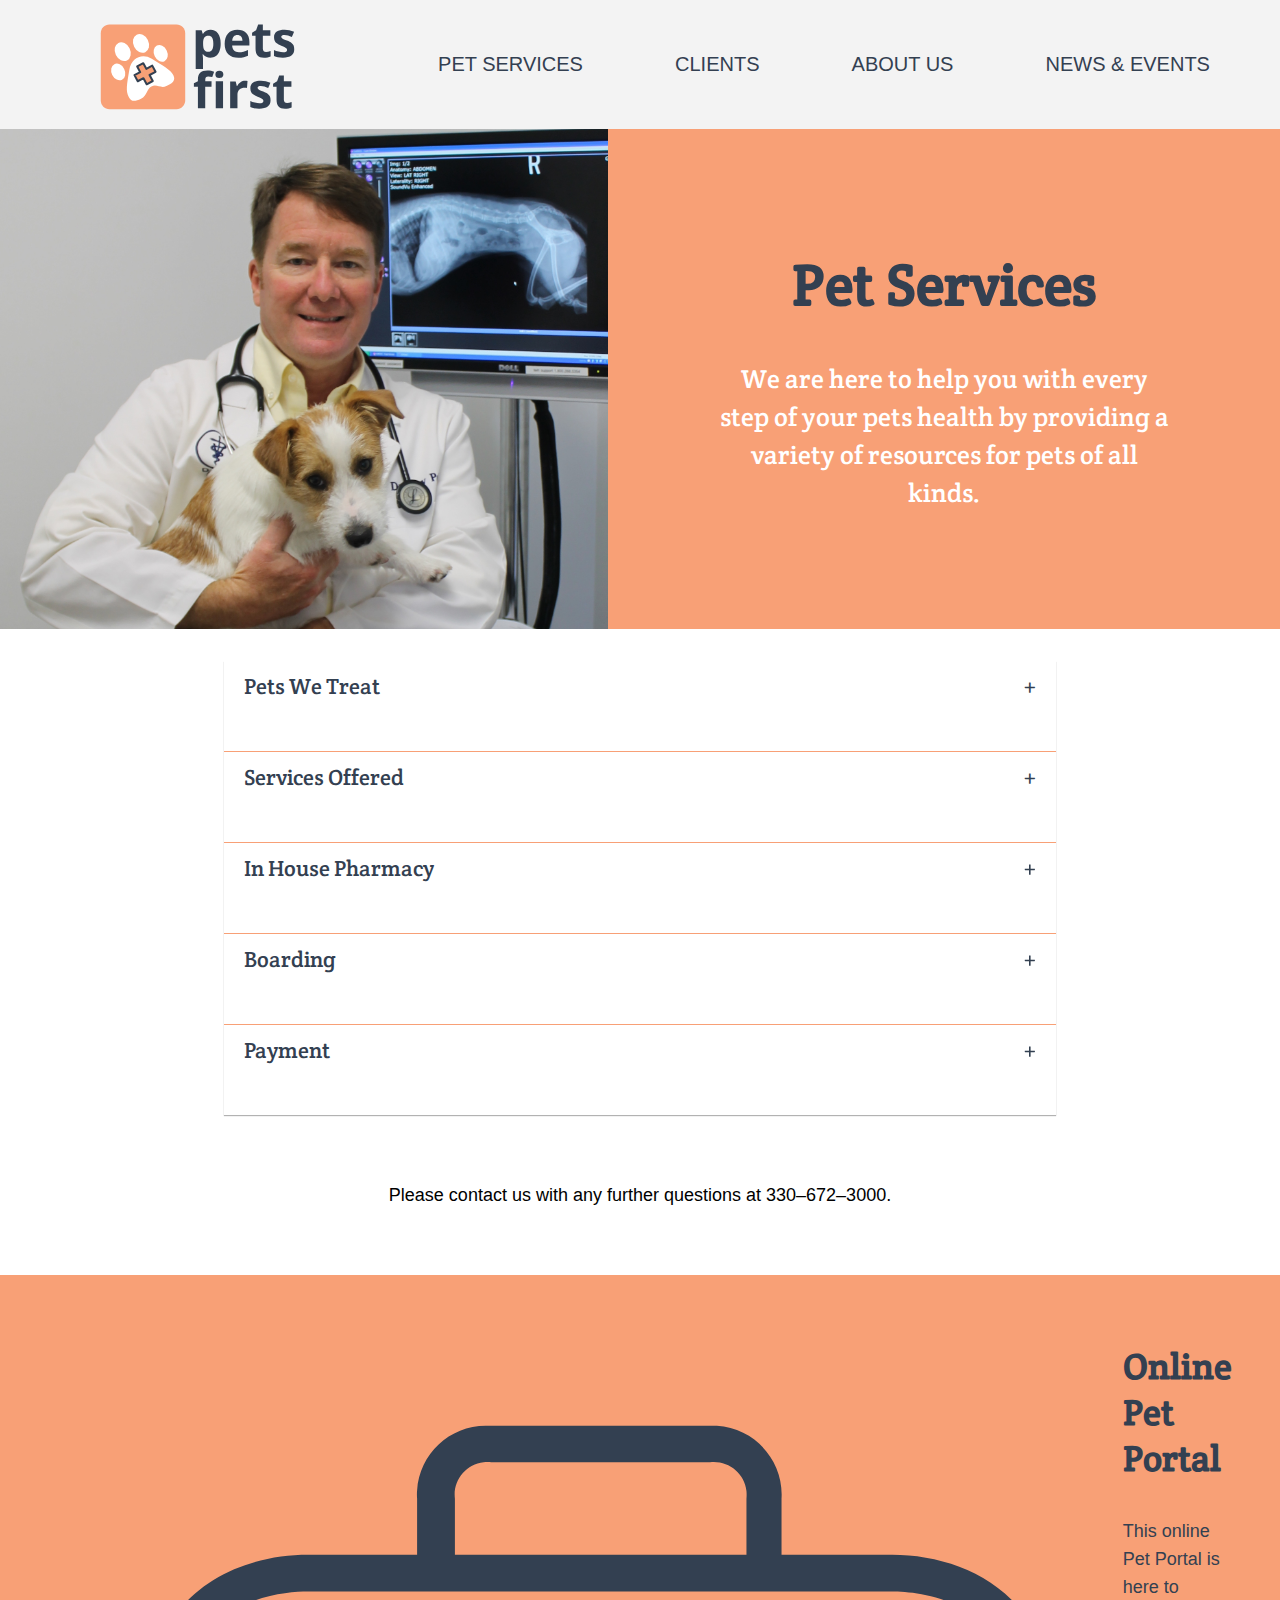
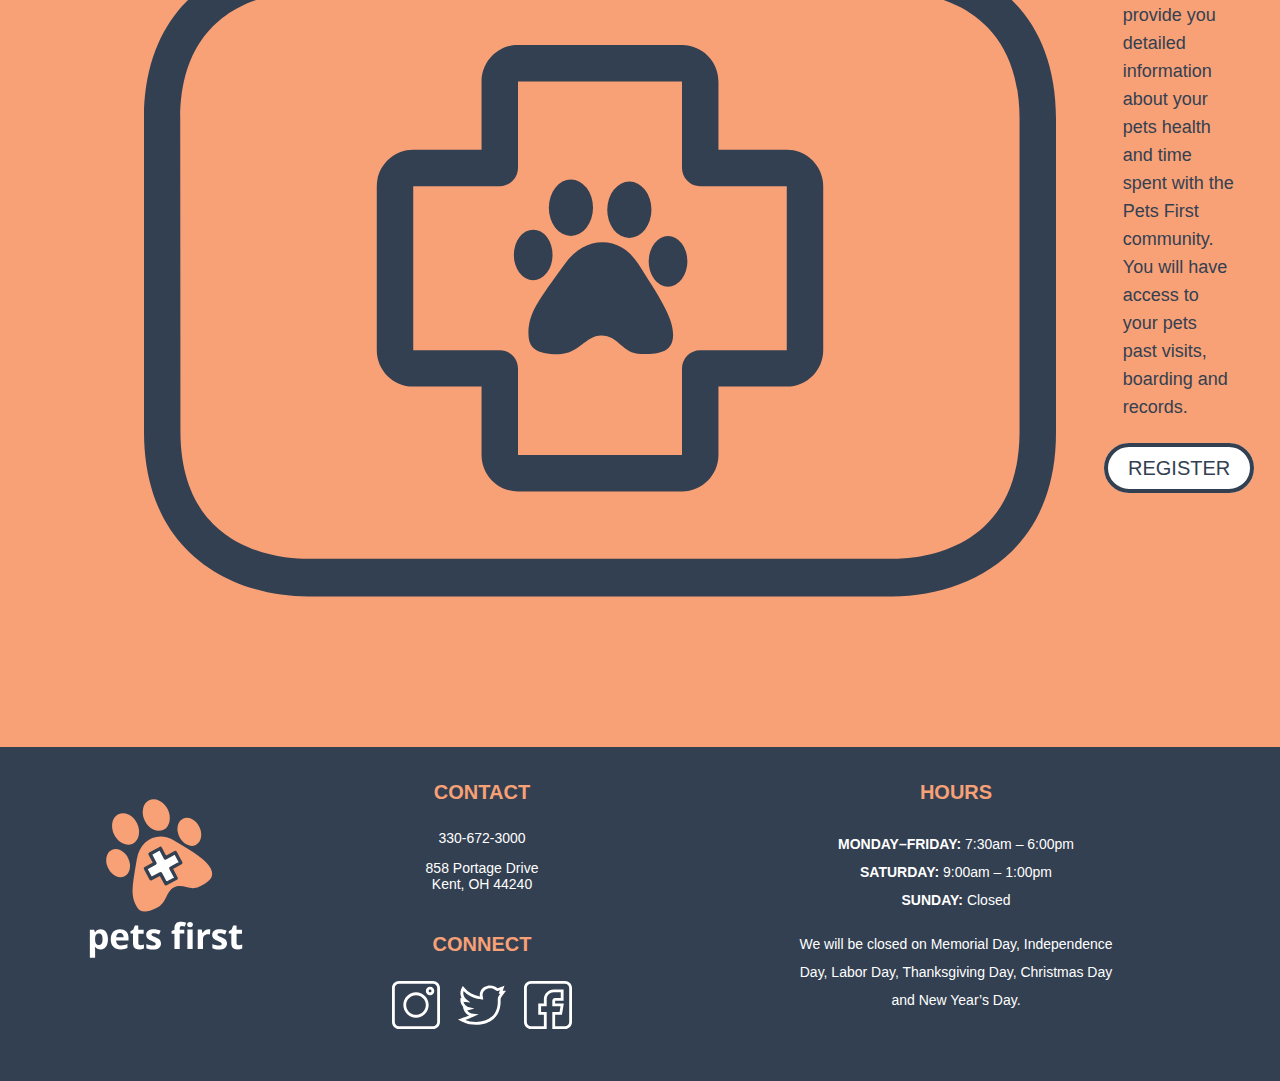
<file: prototype/services.html>
<!DOCTYPE html>
<html lang="en-us">
  <head>
    <meta charset="utf-8">
    <meta http-equiv="X-UA-Compatible" content="IE=edge">
    <meta name="viewport" content="width=device-width, initial-scale=1">
    <title>Services</title>
    <meta name="description" content="Page Description Goes Here">
  <link href="https://fonts.googleapis.com/css?family=Crete+Round" rel="stylesheet">

        <link rel="apple-touch-icon" sizes="57x57" href="/apple-icon-57x57.png">
        <link rel="apple-touch-icon" sizes="60x60" href="/apple-icon-60x60.png">
        <link rel="apple-touch-icon" sizes="72x72" href="/apple-icon-72x72.png">
        <link rel="apple-touch-icon" sizes="76x76" href="/apple-icon-76x76.png">
        <link rel="apple-touch-icon" sizes="114x114" href="/apple-icon-114x114.png">
        <link rel="apple-touch-icon" sizes="120x120" href="/apple-icon-120x120.png">
        <link rel="apple-touch-icon" sizes="144x144" href="/apple-icon-144x144.png">
        <link rel="apple-touch-icon" sizes="152x152" href="/apple-icon-152x152.png">
        <link rel="apple-touch-icon" sizes="180x180" href="/apple-icon-180x180.png">
        <link rel="icon" type="image/png" sizes="192x192"  href="/android-icon-192x192.png">
        <link rel="icon" type="image/png" sizes="32x32" href="/favicon-32x32.png">
        <link rel="icon" type="image/png" sizes="96x96" href="/favicon-96x96.png">
        <link rel="icon" type="image/png" sizes="16x16" href="/favicon-16x16.png">
        <link rel="manifest" href="/manifest.json">
        <meta name="msapplication-TileColor" content="#ffffff">
        <meta name="msapplication-TileImage" content="/ms-icon-144x144.png">
        <meta name="theme-color" content="#ffffff">
  </head>
  <body>
       <!-- The page content goes here -->

       <header>
         <nav>
           <ul>
             <li> <a href="index.html"><img src="images/pets-first-colornew-02.svg" alt="Pets First"/></a></li>
             <li> <a href="services.html">Pet Services</a> </li>
             <li> <a href="clients.html">Clients</a> </li>
             <li> <a href="about.html">About Us</a> </li>
             <li> <a href=" ">News & Events</a> </li>
             </ul>
         </nav>
       </header>

<main>
<div class="hero">
  <div class="heroimg"><img src="images/ourservicespage.jpg" alt="Pet Services" /></div>
<div class="herotext">
  <h1>Pet Services</h1>
  <h2>We are here to help you with every step of your pets health by providing a variety of resources for pets of all kinds.</h2>
</div>
</div>

  <div class="togglebox">

    <input id="toggle1" type="checkbox" name="toggle" />
    <label for="toggle1">Pets We Treat</label>

    <section id="content1">
      <p>Because a large number of veterinarians who practice here, we can care for many types of pets:</p>
      <ul>
        <li>Dogs</li>
        <li>Cats</li>
        <li>Rabbits*</li>
        <li>Pocket Pets*</li>
        <li>Reptiles*</li>
        <li>Birds*</li>
      </ul>
      <p>*Select veterinarians only. Call us for more information.</p>

    </section>

    <input id="toggle2" type="checkbox" name="toggle" />
      <label for="toggle2">Services Offered</label>
    <section id="content2">
    <p>Your pet is an important part of your family, and when he or she is ill, you want the best medical care available.  Because we’re American Animal Hospital Association (AAHA) certified, you can feel assured that your pet will receive the highest possible level of care.</p>

    <p>The veterinarians and staff at our clinic are ready to provide your pet with cutting edge veterinary medical care. From wellness exams and vaccines to advanced diagnostics and complex surgical procedures, your dog, cat or ferret will receive high quality care at our hospital.</p>

    <ul>
      <li>Anesthesia</li>
      <li>Behavioral Counseling</li>
      <li>Dental Care</li>
        <ul>
          <li>We believe that dental care is as important for your pet as it is for you.  We have 2 fully equipped dental stations that feature ultrasonic scalers as well as hand scaling of teeth followed by thorough polishing.</li>
          <li>Every dental procedure receives pre-anesthetic medication, a comprehensive oral exam, IV catheter, supportive fluids and full anesthetic monitoring by a licensed veterinary technician.</li>
        </ul>
      <li>Diagnostic and Therapeutic Services</li>
      <li>Digital checkboxlogy (X-Rays)</li>
      <li>Electrocardiography Services</li>
      <li>Emergency and Critical Care</li>
      <li>Hospice and Euthanasia Services (including at-home)</li>
      <li>In-house Laboratory</li>
      <li>Laser Therapy</li>
      <li>Microchipping</li>
      <li>Nutritional and Dietary Counseling</li>
      <li>Parasite Prevention and Control</li>
      <li>Puppy and Kitten Care</li>
      <li>Puppy and Kitten Parties</li>
      <li>Rabbits and Small Mammals</li>
      <li>Rehabilitation</li>
      <li>Senior Care</li>
      <li>Surgery</li>
      <li>Surgical Laser</li>
      <li>Ultrasound</li>
      <li>Vaccinations</li>
      <li>Wellness Exams</li>
    </ul>
        </section>

  <input id="toggle3" type="checkbox" name="toggle" />
        <label for="toggle3">In House Pharmacy</label>

        <section id="content3">
        <p>For your convenience, Pets First offers a large selection of pharmaceuticals and prescription diets on for your pet's specific health needs.</p>
        </section>

<input id="toggle4" type="checkbox" name="toggle" />
          <label for="toggle4">Boarding</label>

          <section id="content4">
            <p>Pets First offers boarding services for our clients with an already established medical history.  We offer separate boarding facilities designed specifically for dogs and cats.</p>
            <p>Boarding reservations can be made up to 3 months in advance and our facility books up quickly, so please make arrangements as soon as you are able.</p>
            <p><b>Pets must be current on vaccinations.</b></p>
            <p>If you would like more information or to schedule a tour, please call our office and our staff will be happy to assist you.</p>
          </section>

<input id="toggle5" type="checkbox" name="toggle" />
    <label for="toggle5">Payment</label>
    <section id="content5">
      <p>We accept cash, personal checks (accompanied by a valid drivers license), Visa, MasterCard and Discover and CareCredit. So that we can continue to provide you high quality service utilizing the best medical technologies, we request that payment be made at the time services are rendered.</p>
      <p>**CareCredit users: Please note that we offer 6 months no interest if total is over $200 and 30 days no interest for anything under $200</p>
      <p>We provide estimates for all surgeries and hospitalizations. If you have not received an estimate, you are welcome to request one at any time for your expected charges.</p>
    </section>


</div>
<div class="servicessub">
<p>Please contact us with any further questions at 330–672–3000.</p></div>

<div class="petportal">
<img src="images/first-aid-kit.svg" alt="Online Pet Portal"/>
<div>
    <h5>Online Pet Portal</h5>
    <p>This online Pet Portal is here to provide you detailed information about your pets health and time spent with the Pets First community. You will have access to your pets past visits, boarding and records.</p>
    <div class="button1">
      <a href="#">Register</a>
    </div>
  </div>

  </main>

  <footer>
  <div class="blockedlogo">
    <h4><a href="index.html"><img src="images/pets-first-colornew-04.svg" alt="Pets First"/></a></h4>
  </div>

  <div class="contact">
    <div class="contact2">
    <h4>Contact</h4>
    <ul>
      <li>330-672-3000</li>
      <li>858 Portage Drive<br> Kent, OH 44240</li>
    </ul></div>
    <div class="connect">
    <h4>Connect</h4>
    <ul>
      <li><img src="images/instagram.svg" alt="Instagram"/></li>
      <li><img src="images/twitter.svg" alt="Twitter"/></li>
      <li><img src="images/facebook.svg" alt="Facebook"/></li>
  </div></div>

  <div class="hours">
    <h4>Hours</h4>
    <div class="time">
      <p><b>MONDAY–FRIDAY:</b> 7:30am – 6:00pm</p>
      <p><b>SATURDAY:</b> 9:00am – 1:00pm</p>
      <p><b>SUNDAY:</b> Closed</p></div>

  <p>We will be closed on Memorial Day, Independence Day, Labor Day, Thanksgiving Day, Christmas Day and New Year’s Day.<p>
  </div>


    </footer>

        <link href="style.css" rel="stylesheet" type="text/css" media="screen" /> <!-- Add your stylesheet here, before the closing HTML tag -->
    </body>
  </html>
</file>
<file: prototype/style.css>
/*Global Styles*/
body {
  font-family: 'Avenir', sans-serif;
  font-size: 16px;
  margin: 0;
  padding: 0;
}

div, section, main, aside, header, footer {

  /*padding: .5em;
  margin-bottom: 1em;*/
}

  /*head and nav*/
header{
  background-color:#F3F3F3;
  text-align: center;
  max-width: 100%;
  margin: 0;
  padding: 0;
}

header img{
  width: 50%;

}
nav{
  font-size: 16px;
  padding-bottom: 1em;
}

nav ul{
  list-style-type: none;
  padding: 0;
  margin: 0;
}

nav li{
    padding: 0em .75em 0em .75em;
}
nav a{
  text-decoration: none;
  text-transform: uppercase;
    color: #334051;
    padding: 0;
    margin: 0;
}

nav a:hover{
    color: #f8a076;
      font-weight: bold;

}

@media screen and (min-width: 850px) {
    nav ul{
      display: flex;
      justify-content: space-around;
      align-items: center;
      font-size: 16px;
    }
    nav{
      font-size: 16px;
          padding: 0em;
          margin:0;
          margin-right: 1.5em;
    }
header img{
  width: 75%;
  text-align: left;
  padding-top: 8px;
}}

.head{
  margin-bottom: 4em;
}


.homeimg{
  max-height: 575px;
  overflow: hidden;

}

.homeimg img{
  width: 100%;
  margin-top: -10%;
}

@media screen and (min-width: 1050px) {
    nav ul{
      font-size: 20px;
    }}
/*main hero image intro*/

main{
  margin: 0;
  padding: 0;
}


h1{
    font-family: 'crete round', slab-serif;
    color: #334051;
    font-size: 44px;
    text-align: center;
}

h2{
    font-family: 'crete round', slab-serif;
    color: #f8a076;
    font-size: 22px;
    text-align: center;
    margin: auto;
    margin-bottom: 1em;
    font-weight: 500;
    max-width: 80%;
    line-height: 32px;
}

h3{
  font-family: 'crete round', slab-serif;
  color: #334051;
  font-size: 24px;
  font-weight: 500;
}

h4{
  font-family: 'Avenir', sans-serif;
  font-weight: bold;
  text-transform: uppercase;
  font-size: 20px;
  color: #f8a076;
  text-align: center;
  line-height: 22px;
}

h5{
  font-family: 'crete round', slab-serif;
  color: #334051;
  font-size: 36px;
  font-weight: 700;
}



p{
  font-family: 'Avenir', sans-serif;
  font-size: 18px;
  line-height: 28px;
}

@media screen and (min-width: 850px) {
  h1{
    font-size: 58px;
  }

  h2{
    font-size: 26px;
    line-height: 38px;
    max-width: 60%;
  }

  h3{
    font-size: 26px;
    line-height: 38px;
}
}

hr{
  width: 65%;
  background-color: #f8a076;
      border-style: inset;
      overflow: hidden;
      border: none;
      height: 2px;
}
/*.button{
  background-color: #f8a076;
  border-radius: 25px;
  text-align: center;
  width: 125px;
  border: 4px solid #334051;
margin: auto;
margin-bottom: 5em;
padding: .5em;
text-transform: uppercase;
}*/
.button{
  text-align: center;
  margin: 2em 0em 1em 0em;
}

.button a{
    background-color: #f8a076;
    border-radius: 25px;
    text-align: center;
    width: 150px;
    border: 4px solid #334051;
    margin: auto;
    margin-bottom: 50px;
      padding: .5em 1em .5em 1em;
    text-decoration: none;
    font-family: 'Avenir', sans-serif;
    text-transform: uppercase;
    font-size: 16px;
    color: #334051;
    transition:.3s all ease-in-out;
}

.button a:hover{
    background-color: #334051;
    text-decoration: none;
    font-family: 'Avenir', sans-serif;
    text-transform: uppercase;
    font-size: 16px;
    color: white;
}

@media screen and (min-width: 850px) {
.button a{
  font-size: 20px;
}
.button a:hover{
  font-size: 20px;
}
}

/*.button1{
  background-color: white;
  border-radius: 25px;
  text-align: center;
  width: 125px;
  border: 4px solid #334051;
padding: .5em;
margin-bottom: 15px;
text-transform: uppercase;
}*/

.button1 a{
  background-color: white;
  border-radius: 40px;
  text-align: center;
  width: 150px;
  border: 4px solid #334051;
  padding: .5em 1em .5em 1em;
  margin-bottom: 50px;
    text-decoration: none;
    font-family: 'Avenir', sans-serif;
    text-transform: uppercase;
    font-size: 16px;
    color: #334051;
    transition:.3s all ease-in-out;
}


.button1 a:hover{
    background-color: #334051;
    text-decoration: none;
    font-family: 'Avenir', sans-serif;
    text-transform: uppercase;
    font-size: 16px;
    color: white;
}
@media screen and (min-width: 850px) {
.button1 a{
  font-size: 20px;
}
.button1 a:hover{
  font-size: 20px;
}
}
/*footer*/
footer{
  background-color: #334051;
  padding:1em;
  margin: auto;
  max-width: 100%;

}

footer h4 img{
max-width: 75%;
  text-align: left;
  padding: 0;
  margin: 0;
}

footer li{
  font-family: 'Avenir', sans-serif;
  font-size: 14px;
  color: white;
  list-style-type: none;
  padding: 0;
  margin: 0;
}


footer p {
  color: white;
font-size: 14px;
width: 80%;
margin:auto;
}

.time{
  margin-bottom: 1em;
}

.follow{
padding-top: 1em;
}

.hours{
text-align: center;
padding: 0;
margin:0;

}

.contact2 li{
  padding-bottom: 1em;
}

.contact2{
  margin:auto;
  text-align: center;
}
.contact2 ul{
  margin:auto;
  padding: 0;

}

.connect ul{
  padding: 0;
  margin:0;
}

.connect{
  margin:auto;
  text-align: center;
}

.connect li{
  display: inline;
  justify-content: space-around;
  padding: 0em .5em 0em .5em;
}

.connect li img{
  width: 5%;

}

.blockedlogo img{
  width: 200px;
  text-align: center;
}
@media screen and (min-width: 600px) {
footer p {
width: 50%;
}}

@media screen and (min-width: 800px) {
  footer{
display:flex;
padding: .5em;
max-width: 100%;
margin: auto;
  padding-bottom: 3em;
  }

  .hours{
flex: 2;
  }
  .blockedlogo{

    flex: 1;
  }

  .contact{
    flex:1;
  }
  .connect li img{
    width: 15%;

  }
}


/*home*/
.panel{
  padding: 0;
  margin: 0;
  text-align: center;
}
.panel-background{
flex:1;
max-width: 100%;
background-size: cover;
background-position: center;
padding:5em;
position: relative;
    display: block;
}

.panel-text {
  z-index: 100;
  position: relative;
}

.panel h3 {
    color: white;
    text-decoration: none;
}



.panel a {
    color: white;
    text-decoration: none;
}

.panel-background:hover:after{
  background-color: rgba(51,64,81,.9);

}

.panel-background:after{
  position:absolute;
  top:0;
  left: 0;
  width: 100%;
  height: 100%;
  background-color: rgba(51,64,81,.6);
  display: block;
  content:"";
  transition:.3s background-color ease-in-out;
}


.panel1{
background-image: url(images/makeappointment.jpg);

}

.panel2{
background-image: url(images/petportal.jpg);
}

.panel img{
width: 100px;
}


@media screen and (min-width: 700px){
h2{
    padding: 0em 2em 0em 2em;
    max-width: 60%;
}

  .panel{
    display:flex;
  }
  .upcoming{
    margin: 6em;

  }
}






.petportal{
background-color: #f8a076;
max-width: 100%;
margin:auto;
padding: 2em;
text-align: center;

}

.petportal p{
  max-width: 100%;
  color: white;
  margin:auto;
  padding-bottom: 2em;
  color: #334051;

}

.petportal h5{
  font-size: 36px;
  font-weight: 700;
  margin:auto;
  padding-bottom: 1em;
  padding-top: 1em;
}

.petportal img{
  text-align: center;
  max-width: 150px;
}

@media screen and (min-width: 700px){
.petportal{
  padding: 2em 2em 2em 2em;
  display: flex;
}
  .petportal img{
    text-align: center;
    max-width: 75%;
    margin: 3em;
    padding-left: 4em;
  }
.petportal p{
  text-align: left;}

.petportal h5{
  text-align:left;
max-width: 75%;
padding-top: 1em;
padding-bottom: 1em;
}

.petportal p{
  max-width: 75%;
}
}

.button{

  margin-bottom: 3em;
}

.button1{
  text-align: center;
  margin:auto;
  margin-bottom: 2em;
}

.upcoming{
  margin: 2em;
  margin-top: 4em;

}

@media screen and (min-width: 700px){
.upcoming{
  width: 65%;
  margin: auto;
  margin-top: 2em;
}}

.upcomingevents{

}
.upcoming h5{
  text-align: center;
  margin: 0;
  padding:0;
}

.upcomingevents .button{
}

.news .button{
}

.event{
  display:flex;
}

.event h3{
  max-width: 50%;
  color: #f8a076;
}

.event h3 a{
    color: #f8a076;
    text-decoration: none;
}

.event h3 a:hover{
    color: #334051;
    text-decoration: none;
}


.news h3{
  max-width: 100%;
  color: #f8a076;
}

.news h3 a{
    color: #f8a076;
    text-decoration: none;
}

.news h3 a:hover{
    color: #334051;
    text-decoration: none;
}

.calender {
  background-color: #F3F3F3;
  border-radius: 25px;
  text-align: center;
  border: 4px solid #334051;
  max-width: 95px;
  max-height:115px;
  flex: 1;
  margin: 1em;
}

.calender h4{
  font-size: 20px;
  padding-top: 1em;
  margin: 0;
  font-weight:bolder;
}

.calender p{
  font-size: 42px;
  padding: .25em 0em .6em 0em;
  margin: 0;
  font-weight: bold;
  color: #334051;
}


@media screen and (min-width: 850px){
.upcoming{
  display:flex;
margin:auto;
width: 80%;
margin-top: 2em;
margin-bottom: 2em;
}

.news{
  flex: 1;
padding-left: 4em;
  border-left: 2px solid #334051;

}

.upcomingevents{
  flex:1;
padding-right: 4em;
}
}


/*services*/
@media screen and (min-width: 850px){
.hero{
display: flex;
max-width: 100%;
}

.heroimg{
  flex:1;
  background-image: url(images/ourservicespage.jpg);
    background-size: cover;
    max-width:none;
    max-height:none;
    width: 500px;
    height: 500px;
    background-position: center;
  }

.heroimg img{
    visibility: hidden;
}

.herotext{
  flex:1;
  background-color: #f8a076;
  text-align: center;
  max-width: 100%;
}}


.hero{
padding: 0;
margin: 0;
}
.herotext{
  background-color: #f8a076;
  padding: 2em 2em 2em 2em;
  margin: 0;
  text-align: center;
}

@media screen and (min-width: 650px){
.heroimg{
   height:500px; /*container-width*/
   overflow:hidden; /*hide bounds of image */
   margin:0;   /*reset margin of figure tag*/
}
.heroimg img{
   display:block; /*remove inline-block spaces*/
   width:100%; /*make image streatch*/
   margin:-10% 0%;
   width:177.777%;
}}

@media screen and (min-width: 850px){
.herotext{
  padding: 5em 2em 2em 2em;
}}

.heroimg{
  margin: auto;
  padding: 0;
}

.herotext h2{
  color: white;
  max-width: 100%;
  text-align: center;
}

.servicessub{
  text-align: center;
  padding: 1em 0em 3em 0em;
}

/*accordian*/
@import url('https://maxcdn.bootstrapcdn.com/font-awesome/4.7.0/css/font-awesome.min.css');
.togglebox {
  margin: 0 auto;
  margin-top: 2em;
  margin-bottom: 2em;
  background: #fff;
  transform: translateZ(0);
  box-shadow: 0 1px 1px rgba(0,0,0,.3);
  width: 80%;
}

.togglebox section{
    padding: 20px;
}
input[type="checkbox"] {
  position: absolute;
  opacity: 0;
}

label {
  font-family: 'crete round', slab-serif;
  font-size: 22px;
  font-weight: 500;
  color: #334051;
  position: relative;
  display: block;
  height: 50px;
  line-height: 50px;
  padding: 0 20px;
  border-top: .5px solid #f8a076;
  background: #fff;
  cursor: pointer;
}

label[for*='1'] {
  border: 0;
}

label:after {
  content: '+';
  position: absolute;
  top: 0px;
  right: 20px;
  transition: .3s transform;
}

section {
  max-height: 0;
  transition: .3s all;
  overflow: hidden;
  font-size: 18px;
}

section ul{

}

#toggle1:checked ~ label[for*='1']:after,
#toggle2:checked ~ label[for*='2']:after,
#toggle3:checked ~ label[for*='3']:after,
#toggle4:checked ~ label[for*='4']:after,
#toggle5:checked ~ label[for*='5']:after {
  content: '–';
}

#toggle1:checked ~ #content1,
#toggle2:checked ~ #content2,
#toggle3:checked ~ #content3,
#toggle4:checked ~ #content4,
#toggle5:checked ~ #content5 {
  max-height: 2000px;
}

@media screen and (min-width: 800px){
.togglebox {
  width: 65%;
}}

/*Clients*/

.herotext h2{
  max-width: 75%;
}

.panel3{
background-image: url(images/preparingforappointment.jpg);
}

.clientsinfo{
  margin: auto;
  width: 80%;
  padding:2em;
}

.firstappointments h3{

}

.makeapp{
background-image: url(images/makeappointment.jpg);
  display: flex;
  width: 65%;

  margin: auto;
}

@media screen and (min-width: 850px){

.heroimg2{
  flex:1;
  background-image: url(images/clients.jpg);
  	background-size: cover;
    max-width:none;
    max-height:none;
    width: 500px;
    height: 500px;
    background-position: center;
}

.clientsinfo{
  margin: auto;
  width: 65%;
  padding:2em;
}

.heroimg2 img{
    visibility: hidden;
}

.firstappointments img{
    float: right;
    max-width: 50%;
    margin-left: 1em;
    margin-bottom: 1em;
}
}

.note{
  background-color: #f8a076;
  color: #334051;
  padding: 2em;
  font-weight: bold;
}

/*Make an Appointment*/
.appointment{
  margin: 0em 3em 0em 3em;
}

.form input{
  padding: .5em;
  border-radius: 4px;
  border: 1px solid lightgrey;
  background-color: #f3f3f3;
}

.form p{
  font-family: 'Avenir', sans-serif;
  font-weight: bold;
  text-transform: uppercase;
  font-size: 18px;
  color: #f8a076;
}

.form label{
  font-family: 'Avenir', sans-serif;
  font-weight: bold;
  text-transform: uppercase;
  font-size: 18px;
  color: #f8a076;
  text-align: left;
  margin:auto;
  padding:0;
  border: none;

  display: block;
}

/*.title{
  float:left;
  width: 100px;
  text-align: right;
padding-right: 10px;
}*/

.form label:after {
  content: none;
}

.form fieldset{
  max-width: 450px;
  padding: 20px;
  border-radius: 10px;
  border: 2px solid #334051;

}

.form legend{
  text-align: left;
  font-family: 'crete round', slab-serif;
  color: #334051;
  font-size: 22px;
  font-weight: 500;

}

.form {
padding-top: 2em;
margin-bottom: 2em;

}

.appointment a{
  text-decoration: none;
color: #f8a076;
font-weight: bold;
}

.appointment a:hover{
  text-decoration: none;
color: #334051;
font-weight: bold;
}

.form input[type="submit"] {
  background-color: #f8a076;
  border-radius: 25px;
  text-align: center;
  width: 150px;
  border: 4px solid #334051;
  margin: auto;
  margin-bottom: 50px;
    padding: .5em 1em .5em 1em;
  text-decoration: none;
  font-family: 'Avenir', sans-serif;
  text-transform: uppercase;
  font-size: 20px;
  color: #334051;
  transition:.3s all ease-in-out;
  margin: 2em;
}

input[type="submit"]:hover{
  background-color: #334051;
  text-decoration: none;
  font-family: 'Avenir', sans-serif;
  text-transform: uppercase;
  font-size: 20px;
  color: white;

}

.form .answer{
padding: 1em;

}

.appointment{
  margin: auto;
width: 80%;
padding: 2em;
}

.preparing{
  margin: auto;
width: 80%;
padding: 2em;
}

@media screen and (min-width: 600px){
.form .flex{
    display: flex;
flex-wrap: wrap;
justify-content: space-between;
}

.form .answer{
justify-content: flex-start;
}

.appointment{
  margin: auto;
width: 65%;
}

.preparing{
  margin: auto;
width: 65%;
}

.form{
display: flex;
justify-content: center;
}}

.herotext2{
max-width: 100%;
  background-color: #f8a076;
  padding: 2.5em 2em 2.5em 2em;
  margin: 0;
  text-align: center;
}

textarea{
  font-family: 'Avenir', sans-serif;
  font-size: 12px;
  line-height: 16px;
}
input{
  font-family: 'Avenir', sans-serif;
  font-size: 12px;
}

select{
  font-family: 'Avenir', sans-serif;
  font-size: 12px;
  width: 170px;
}

/*About us*/
@media screen and (min-width: 850px){
.hero{
display: flex;
max-width: 100%;
}
.heroimg3{
  flex:1;
  background-image: url(images/outside.jpg);
  	background-size: cover;
    max-width:none;
    max-height:none;
    width: 500px;
    height: 500px;
    background-position: center;
}

.heroimg3 img{
    visibility: hidden;
}

.employee img{
    float: left;
    max-width: 30%;
    margin-right: 1em;
    margin-bottom: 1em;
}

.employee{
  padding: 2em 0em 2em 0em;
}


.employee1 img{
    float: left;
    max-width: 50%;
    margin-right: 1em;
    margin-bottom: 1em;
    margin-top: 1em;
}

.employee1{
  padding: 2em 0em 2em 0em;
}}

.employee1 img{
  text-align: center;
}
.employee1{
  padding: 2em 0em 2em 0em;
}}


@media screen and (min-width: 1100px){
  .employee{
    padding: 2em 0em 4em 0em;
  }
}

.aboutintro{
  width: 80%;
  padding: 2em;
  margin:auto;
}
@media screen and (min-width: 800px){

.aboutintro{
  width: 65%;
  padding: 2em;
  margin:auto;
}}
/*patterlibrary*/
.patternpage h6{
  text-align: left;
    font-family: 'Avenir', sans-serif;
    font-weight: bold;
    text-transform: uppercase;
    font-size: 20px;
    color: #f8a076;

}

.patternpage{
  margin: 2em;
  width: 65%;
  margin:auto;
}

.swatches{
  width: 100%;
  margin:auto;
  text-align: center;
}

.swatch-blue {
    background-color: #334051;
    width: 100px;
    height: 100px;
    display: inline-block;
    margin: 1em 1.5em;
  }
  .swatch-orange {
      background-color: #f8a076;
      width: 100px;
      height: 100px;
      display: inline-block;
      margin: 1em 1.5em;
    }
    .swatch-lightgrey {
        background-color: #F3F3F3;
        width: 100px;
        height: 100px;
        display: inline-block;
        margin: 1em 1.5em;
      }

.patternpage hr{
  width: 100%;
}

/*Project hub*/
.hub{
  width: 65%;
  margin:auto;


}

.hub h4{
  text-align: left;
}

.hub .button{
  text-align: left;
}

.hub hr{
width: 100%;
}
</file>
